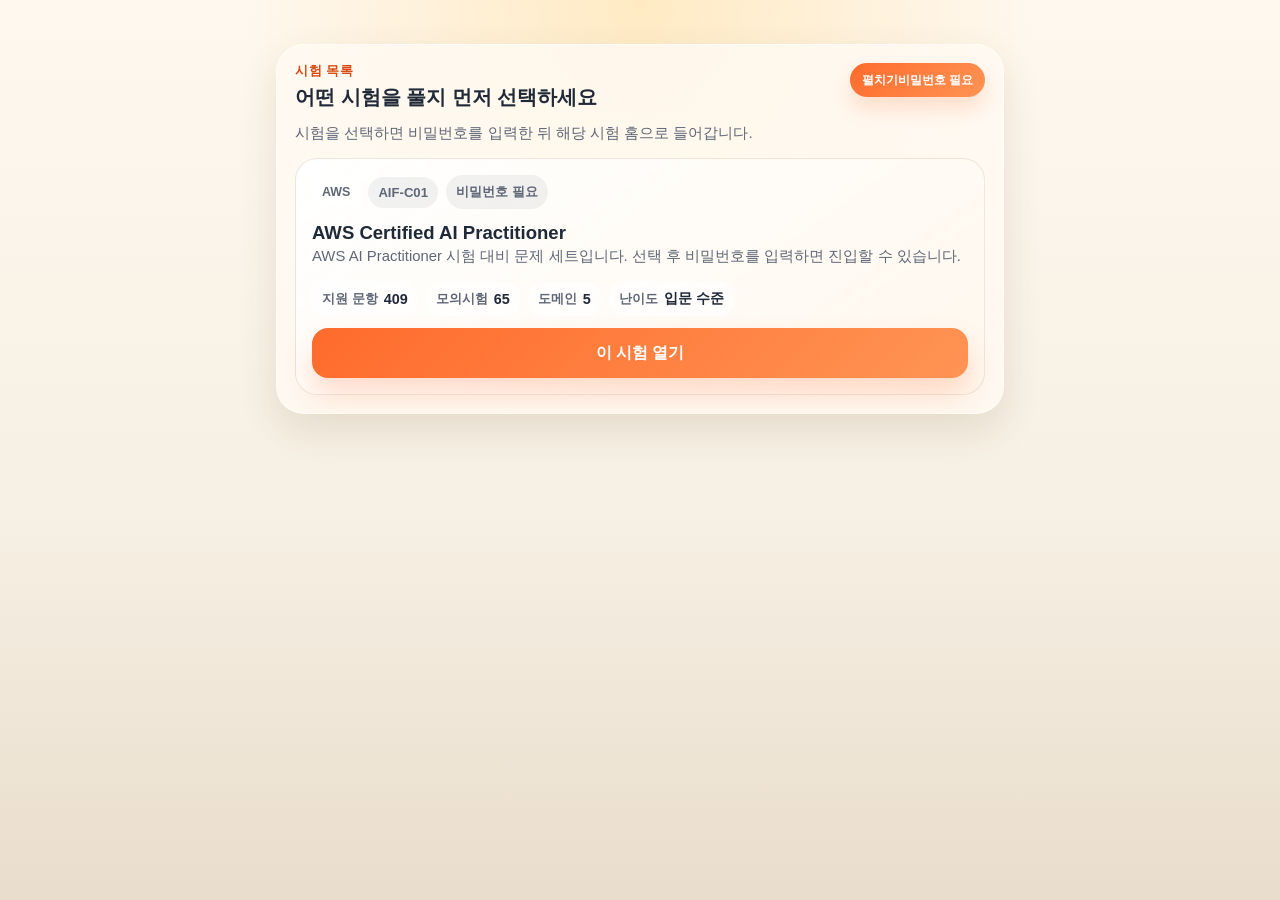
<file: index.html>
<!doctype html>
<html lang="ko">
  <head>
    <meta charset="UTF-8" />
    <meta
      name="viewport"
      content="width=device-width, initial-scale=1, viewport-fit=cover"
    />
    <title>exam-practice | AWS AI Practitioner</title>
    <link rel="stylesheet" href="./styles.css" />
  </head>
  <body>
    <div class="app-shell">
      <section class="overview-board exam-catalog" id="exam-catalog">
        <div class="overview-board__header">
          <div>
            <p class="overview-board__eyebrow">시험 목록</p>
            <h2>어떤 시험을 풀지 먼저 선택하세요</h2>
          </div>
          <div class="overview-board__summary-side">
            <span class="overview-board__toggle exam-catalog__toggle" aria-hidden="true">
              비밀번호 필요
            </span>
          </div>
        </div>
        <p class="overview-board__copy">
          시험을 선택하면 비밀번호를 입력한 뒤 해당 시험 홈으로 들어갑니다.
        </p>
        <div class="exam-catalog__list" id="exam-catalog-list"></div>
      </section>

      <header class="hero" id="hero">
        <p class="hero__eyebrow">exam-practice</p>
        <h1 id="hero-title">문제 연습장</h1>
        <p class="hero__copy" id="hero-copy">
          모바일에서 빠르게 문제를 풀고, 정답 이유와 오답 포인트를 바로 확인할 수
          있게 구성했습니다.
        </p>
        <div class="hero__stats" id="hero-stats"></div>
        <div class="hero__actions">
          <div class="start-mode-group" aria-label="시작 방식 선택">
            <a
              class="primary-button primary-link hero__start-button"
              data-start-order="random"
              href="./question/?exam=aif-c01&order=random"
            >
              랜덤 시작
            </a>
            <a
              class="secondary-button primary-link hero__start-button"
              data-start-order="sequence"
              href="./question/?exam=aif-c01&order=sequence"
            >
              순서대로 시작
            </a>
            <a
              class="secondary-button primary-link hero__start-button"
              data-start-order="reverse"
              href="./question/?exam=aif-c01&order=reverse"
            >
              역순 시작
            </a>
          </div>
          <section class="exam-launch" aria-label="실전 65문제 모의시험">
            <div class="exam-launch__copy">
              <p class="exam-launch__eyebrow">실전 65문제</p>
              <h2>90분 모의시험</h2>
              <p class="exam-launch__desc">
                도메인 비중 20/24/28/14/14를 반영해 65문항을 구성하고, 이 중
                15문항은 비채점 허수 문항으로 처리합니다.
              </p>
            </div>
            <a
              class="primary-button primary-link hero__start-button"
              data-start-session="exam"
              href="./question/?exam=aif-c01&session=exam&fresh=1"
            >
              실전 시작
            </a>
          </section>
          <button
            class="secondary-button hero__reset-button"
            id="reset-progress-button"
            data-reset-progress="true"
            type="button"
          >
            처음부터 다시 풀기
          </button>
          <p class="hero__hint">
            시작하면 랜딩 영역은 사라지고 문제 화면만 표시됩니다.
          </p>
        </div>
      </header>

      <details class="overview-board exam-overview" id="exam-overview">
        <summary class="overview-board__header overview-board__summary">
          <div>
            <p class="overview-board__eyebrow">시험 정보</p>
            <h2>AWS Certified AI Practitioner 시험 개요</h2>
          </div>
          <div class="overview-board__summary-side">
            <span class="pill pill--muted exam-overview__level">입문 수준</span>
            <span class="overview-board__toggle" aria-hidden="true"></span>
          </div>
        </summary>
        <div class="overview-board__content exam-overview__content">
          <div class="exam-overview__purpose">
          <p class="exam-overview__section-title">목적</p>
          <p class="overview-board__copy exam-overview__purpose-copy">
            AI, ML 및 생성형 AI의 기본 개념을 이해하고, 이를 AWS 환경에서 비즈니스
            문제 해결에 적용하며, 안전하고 책임감 있게 운영할 수 있는 기초 역량을
            검증하는 입문 수준 시험입니다.
          </p>
          </div>
          <div class="exam-overview__grid" aria-label="시험 구성 요약">
            <article class="exam-info-card">
              <p class="exam-info-card__label">시간</p>
              <strong class="exam-info-card__value">준비 10분 + 시험 90분</strong>
              <p class="exam-info-card__meta">2026-05-16 (토) 15:45~17:05</p>
            </article>
            <article class="exam-info-card">
              <p class="exam-info-card__label">문항 수 및 유형</p>
              <strong class="exam-info-card__value">총 65문항</strong>
              <p class="exam-info-card__meta">
                객관식, 복수응답, 순서배열, 매칭형
              </p>
            </article>
            <article class="exam-info-card">
              <p class="exam-info-card__label">합격 기준</p>
              <strong class="exam-info-card__value">700점 이상</strong>
              <p class="exam-info-card__meta">Scaled score 기준 합격</p>
            </article>
          </div>
          <div class="exam-domain-board">
            <div class="exam-domain-board__header">
              <div>
                <p class="exam-overview__section-title">출제 범위</p>
                <p class="exam-domain-board__copy">
                  실전 65문제 모의시험도 아래 비중 20/24/28/14/14를 반영해
                  구성합니다.
                </p>
              </div>
            </div>
            <div class="exam-domain-list" aria-label="콘텐츠 도메인 목록">
              <article class="exam-domain-card">
                <span class="exam-domain-card__index">1</span>
                <div class="exam-domain-card__body">
                  <div class="exam-domain-card__top">
                    <h3>AI 및 ML의 기초</h3>
                    <span class="exam-domain-card__weight">20%</span>
                  </div>
                  <p>기본 AI 개념, 실제 사용 사례, ML 개발 수명주기</p>
                </div>
              </article>
              <article class="exam-domain-card">
                <span class="exam-domain-card__index">2</span>
                <div class="exam-domain-card__body">
                  <div class="exam-domain-card__top">
                    <h3>GenAI의 기초</h3>
                    <span class="exam-domain-card__weight">24%</span>
                  </div>
                  <p>GenAI 개념, 기능과 한계, 활용 방식</p>
                </div>
              </article>
              <article class="exam-domain-card">
                <span class="exam-domain-card__index">3</span>
                <div class="exam-domain-card__body">
                  <div class="exam-domain-card__top">
                    <h3>파운데이션 모델 적용</h3>
                    <span class="exam-domain-card__weight">28%</span>
                  </div>
                  <p>파운데이션 모델을 업무에 적용하는 방법</p>
                </div>
              </article>
              <article class="exam-domain-card">
                <span class="exam-domain-card__index">4</span>
                <div class="exam-domain-card__body">
                  <div class="exam-domain-card__top">
                    <h3>책임 있는 AI에 대한 가이드라인</h3>
                    <span class="exam-domain-card__weight">14%</span>
                  </div>
                  <p>투명성, 설명가능성, 책임 있는 개발 원칙</p>
                </div>
              </article>
              <article class="exam-domain-card">
                <span class="exam-domain-card__index">5</span>
                <div class="exam-domain-card__body">
                  <div class="exam-domain-card__top">
                    <h3>AI 솔루션의 보안, 규정 준수 및 거버넌스</h3>
                    <span class="exam-domain-card__weight">14%</span>
                  </div>
                  <p>보안, 규정 준수, 거버넌스, 데이터 상주 같은 운영 이슈</p>
                </div>
              </article>
            </div>
          </div>
        </div>
      </details>

      <details class="overview-board" id="overview-board">
        <summary class="overview-board__header overview-board__summary">
          <div>
            <p class="overview-board__eyebrow">문제 상태</p>
            <h2>전체 문제 목록</h2>
          </div>
          <div class="overview-board__summary-side">
            <span class="overview-board__toggle" aria-hidden="true"></span>
          </div>
        </summary>
        <div class="overview-board__content">
          <p class="overview-board__copy">
            회색은 아직 안 푼 문제, 초록은 맞춘 문제, 빨강은 틀린 문제입니다.
          </p>
          <div class="question-status-summary" id="question-status-summary-overview"></div>
          <div class="question-palette question-palette--overview" id="question-palette-overview"></div>
        </div>
      </details>

      <section class="overview-board overview-board--search" id="search-board">
        <div class="overview-board__header">
          <div>
            <p class="overview-board__eyebrow">텍스트기반 문제 검색</p>
            <h2>단어 또는 문장으로 찾기</h2>
          </div>
        </div>
        <p class="overview-board__copy">
          문제 본문, 보기, 해설, 용어정리 안에 들어 있는 단어를 기준으로 검색합니다.
        </p>
        <label class="search-field">
          <span>검색어</span>
          <input
            id="overview-search-input"
            type="search"
            placeholder="예: Guardrails, RAG, bias, prompt injection"
          />
        </label>
        <div class="search-result-summary" id="overview-search-summary">
          검색어를 입력하면 관련 문제 목록이 나옵니다.
        </div>
        <div class="search-result-list" id="overview-search-results"></div>
      </section>

      <main class="main-content is-hidden" id="main-content">
        <section class="panel panel--quiz is-active" id="quiz-panel">
          <div class="panel__toolbar">
            <div class="segmented" role="tablist" aria-label="문제 모드">
              <button class="segmented__button is-active" data-mode="random" type="button">
                문제 풀이
              </button>
              <button class="segmented__button" data-mode="wrong" type="button">
                오답 다시 풀기
              </button>
              <button class="segmented__button" data-mode="glossary" type="button">
                용어정리 모음
              </button>
            </div>
          </div>

          <section class="quiz-view" id="quiz-view">
            <div class="quiz-meta">
              <div class="quiz-meta__badges">
                <span class="pill" id="mode-badge">문제 풀이</span>
                <span class="pill pill--muted" id="question-id">Q 1</span>
                <span class="pill pill--domain is-hidden" id="domain-badge">도메인 1</span>
              </div>
              <div class="quiz-meta__actions">
                <button class="ghost-button quiz-meta__list-button" id="open-question-search-button" type="button">
                  <span class="icon-label">
                    <svg class="icon-label__icon icon-label__icon--search" viewBox="0 0 24 24" aria-hidden="true">
                      <circle cx="11" cy="11" r="6.5"></circle>
                      <path d="M16 16L21 21"></path>
                    </svg>
                    <span>텍스트기반 문제 검색</span>
                  </span>
                </button>
                <button class="ghost-button quiz-meta__list-button" id="open-question-sheet-button" type="button">
                  문제풀이 현황 0/409
                </button>
              </div>
            </div>
            <p class="quiz-meta__copy is-hidden" id="question-meta-copy"></p>
            <div class="quiz-progress" id="quiz-progress">
              <span class="pill pill--progress" id="progress-completed">완료 0문제</span>
              <span class="pill pill--success pill--progress" id="progress-correct">정답 0문제</span>
              <span class="pill pill--muted pill--progress" id="progress-remaining">남음 409문제</span>
              <span class="pill pill--danger pill--progress" id="progress-wrong">오답 0문제</span>
            </div>
            <section class="exam-banner is-hidden" id="exam-banner">
              <div class="exam-banner__top">
                <div>
                  <p class="exam-banner__eyebrow">실전 65문제</p>
                  <h3 class="exam-banner__title">AIF-C01 모의시험</h3>
                </div>
                <div class="exam-timer" id="exam-timer">90:00</div>
              </div>
              <div class="exam-banner__pills">
                <span class="pill pill--progress" id="exam-progress-index">1 / 65</span>
                <span class="pill pill--muted pill--progress" id="exam-progress-answered">응답 0문제</span>
                <span class="pill pill--danger pill--progress" id="exam-progress-remaining-time">남은 90:00</span>
              </div>
              <p class="exam-banner__copy">
                도메인 비중을 반영한 총 65문항 중 15문항은 비채점입니다. 시험 중에는
                어떤 문항이 허수인지 표시되지 않고, 정답과 해설은 종료 후에만
                공개됩니다.
              </p>
            </section>

            <article class="question-card" id="question-card">
              <div class="question-card__header">
                <h2 id="question-title">문제를 불러오는 중입니다.</h2>
              </div>
              <p class="question-card__subtitle" id="question-subtitle">
                단일 선택, 복수 선택, 매칭형, 순서형 문제를 제공합니다.
              </p>
              <div class="question-card__body">
                <p class="question-card__prompt" id="question-prompt"></p>
                <p class="question-card__prompt question-card__prompt--english is-hidden" id="question-prompt-english"></p>
              </div>
            </article>

            <form class="options" id="options-form"></form>

            <div class="action-row" id="action-row">
              <button class="secondary-button is-hidden" id="previous-question-button" type="button">
                이전
              </button>
              <button class="primary-button" id="check-answer-button" type="button" disabled>
                정답 확인
              </button>
            </div>

            <section class="feedback-card is-hidden" id="feedback-card"></section>
            <section class="exam-result-card is-hidden" id="exam-result-card"></section>

            <section class="wrong-note is-hidden" id="wrong-note-summary">
              <div class="wrong-note__header">
                <h3>오답 노트</h3>
                <div class="wrong-note__actions">
                  <button class="ghost-button" id="remove-current-wrong-button" type="button">
                    현재 문제 제거
                  </button>
                  <button class="ghost-button" id="clear-wrong-button" type="button">
                    초기화
                  </button>
                </div>
              </div>
              <div id="wrong-note-list"></div>
            </section>
          </section>

          <section class="glossary-view is-hidden" id="glossary-view">
            <div class="glossary-toolbar">
              <label class="search-field">
                <span>검색</span>
                <input
                  id="glossary-search"
                  type="search"
                  placeholder="예: RAG, Bedrock, Temperature"
                />
              </label>
            </div>
            <div class="glossary-grid" id="glossary-grid"></div>
          </section>
        </section>

        <div class="floating-actions">
          <a class="ghost-button ghost-button--floating ghost-button--floating-secondary primary-link" href="./">
            홈
          </a>
          <button class="ghost-button ghost-button--floating" id="next-question-button" type="button">
            다음
          </button>
        </div>
      </main>

      <div class="sheet-backdrop is-hidden" id="question-sheet-backdrop"></div>
      <section class="question-sheet is-hidden" id="question-sheet" aria-hidden="true">
        <div class="question-sheet__grabber"></div>
        <div class="question-sheet__header">
          <div>
            <p class="question-sheet__eyebrow">문제 목록</p>
            <h2>전체 진행 현황</h2>
          </div>
          <button class="ghost-button" id="close-question-sheet-button" type="button">
            닫기
          </button>
        </div>
        <section class="question-sheet__search" id="question-sheet-search">
          <label class="search-field">
            <span class="icon-label">
              <svg class="icon-label__icon icon-label__icon--search" viewBox="0 0 24 24" aria-hidden="true">
                <circle cx="11" cy="11" r="6.5"></circle>
                <path d="M16 16L21 21"></path>
              </svg>
              <span>텍스트기반 문제 검색</span>
            </span>
            <input
              id="sheet-search-input"
              type="search"
              placeholder="예: temperature, fairness, Kendra"
            />
          </label>
          <div class="search-result-summary" id="sheet-search-summary">
            검색어를 입력하면 관련 문제 목록이 나옵니다.
          </div>
          <div class="search-result-list search-result-list--sheet" id="sheet-search-results"></div>
        </section>
        <div class="question-status-summary" id="question-status-summary-sheet"></div>
        <div class="question-palette" id="question-palette-sheet"></div>
      </section>
    </div>

    <script src="./questions.js"></script>
    <script src="./app.js"></script>
  </body>
</html>
</file>
<file: styles.css>
:root {
  --bg: #f6efe3;
  --bg-strong: #eedec9;
  --surface: rgba(255, 251, 245, 0.92);
  --surface-strong: #fff9f0;
  --line: rgba(137, 94, 42, 0.14);
  --line-strong: rgba(137, 94, 42, 0.24);
  --ink: #1f2937;
  --ink-soft: #5f6777;
  --accent: #ff6b2c;
  --accent-strong: #d94a11;
  --accent-wash: rgba(255, 107, 44, 0.12);
  --success: #1f8a52;
  --success-wash: rgba(31, 138, 82, 0.12);
  --danger: #cf3e36;
  --danger-wash: rgba(207, 62, 54, 0.12);
  --shadow: 0 16px 38px rgba(92, 64, 25, 0.12);
  --radius-xl: 28px;
  --radius-lg: 22px;
  --radius-md: 16px;
  --radius-sm: 12px;
  --font-sans: "SUIT Variable", "Pretendard Variable", "Noto Sans KR",
    "Apple SD Gothic Neo", sans-serif;
}

* {
  box-sizing: border-box;
}

html {
  min-height: 100%;
}

body {
  margin: 0;
  min-height: 100vh;
  background:
    radial-gradient(circle at top, rgba(255, 232, 189, 0.88), transparent 36%),
    linear-gradient(180deg, #fff8ef 0%, var(--bg) 58%, #e9ddcc 100%);
  color: var(--ink);
  font-family: var(--font-sans);
}

body.is-sheet-open {
  overflow: hidden;
}

button,
a,
input,
select {
  font: inherit;
}

.app-shell {
  width: min(100%, 760px);
  margin: 0 auto;
  padding: 20px 16px calc(32px + env(safe-area-inset-bottom));
}

.app-shell--started {
  padding-bottom: calc(120px + env(safe-area-inset-bottom));
}

.hero {
  position: relative;
  overflow: hidden;
  padding: 22px 20px;
  border: 1px solid rgba(255, 255, 255, 0.64);
  border-radius: 32px;
  background:
    linear-gradient(145deg, rgba(255, 255, 255, 0.8), rgba(255, 244, 230, 0.95)),
    linear-gradient(120deg, rgba(255, 107, 44, 0.08), transparent 40%);
  box-shadow: var(--shadow);
}

.hero::after {
  content: "";
  position: absolute;
  inset: auto -28px -44px auto;
  width: 148px;
  height: 148px;
  border-radius: 50%;
  background: rgba(255, 107, 44, 0.12);
  filter: blur(2px);
}

.hero__eyebrow {
  margin: 0 0 6px;
  color: var(--accent-strong);
  font-size: 0.82rem;
  font-weight: 800;
  letter-spacing: 0.08em;
  text-transform: uppercase;
}

.hero h1 {
  margin: 0;
  font-size: clamp(1.85rem, 6vw, 2.6rem);
  line-height: 1.05;
  letter-spacing: -0.04em;
}

.hero__copy {
  position: relative;
  z-index: 1;
  margin: 12px 0 0;
  max-width: 32rem;
  color: var(--ink-soft);
  line-height: 1.6;
}

.hero__stats {
  display: grid;
  grid-template-columns: repeat(3, minmax(0, 1fr));
  gap: 10px;
  margin-top: 16px;
}

.hero__actions {
  position: relative;
  z-index: 1;
  display: grid;
  gap: 10px;
  margin-top: 18px;
}

.start-mode-group {
  display: grid;
  gap: 8px;
}

.hero__start-button {
  width: 100%;
}

.hero__reset-button {
  width: 100%;
}

.exam-launch {
  display: grid;
  gap: 12px;
  padding: 16px;
  border: 1px solid rgba(255, 107, 44, 0.16);
  border-radius: 22px;
  background:
    linear-gradient(135deg, rgba(255, 107, 44, 0.1), rgba(255, 255, 255, 0.76)),
    rgba(255, 255, 255, 0.74);
}

.exam-launch__copy h2 {
  margin: 0;
  font-size: 1.12rem;
}

.exam-launch__eyebrow,
.exam-banner__eyebrow {
  margin: 0 0 4px;
  color: var(--accent-strong);
  font-size: 0.76rem;
  font-weight: 800;
  letter-spacing: 0.06em;
  text-transform: uppercase;
}

.exam-launch__desc,
.exam-banner__copy {
  margin: 8px 0 0;
  color: var(--ink-soft);
  line-height: 1.55;
  font-size: 0.92rem;
}

.primary-link {
  display: inline-flex;
  align-items: center;
  justify-content: center;
  text-decoration: none;
}

.hero__hint {
  margin: 0;
  color: var(--ink-soft);
  font-size: 0.9rem;
  line-height: 1.5;
}

.exam-catalog__toggle {
  cursor: default;
}

.exam-catalog__list {
  display: grid;
  gap: 12px;
  margin-top: 14px;
}

.exam-card {
  display: grid;
  gap: 12px;
  padding: 16px;
  border: 1px solid var(--line);
  border-radius: 22px;
  background:
    linear-gradient(145deg, rgba(255, 255, 255, 0.84), rgba(255, 247, 236, 0.94)),
    rgba(255, 255, 255, 0.7);
  transition:
    border-color 0.18s ease,
    transform 0.18s ease,
    box-shadow 0.18s ease;
}

.exam-card.is-current {
  border-color: rgba(255, 107, 44, 0.28);
  box-shadow: 0 14px 24px rgba(255, 107, 44, 0.12);
}

.exam-card__top,
.exam-card__meta {
  display: flex;
  align-items: center;
  gap: 8px;
  flex-wrap: wrap;
}

.exam-card__provider {
  display: inline-flex;
  align-items: center;
  padding: 7px 10px;
  border-radius: 999px;
  background: rgba(255, 255, 255, 0.76);
  color: var(--ink-soft);
  font-size: 0.78rem;
  font-weight: 800;
}

.exam-card__title {
  margin: 0;
  font-size: 1.16rem;
  line-height: 1.3;
}

.exam-card__desc {
  margin: 0;
  color: var(--ink-soft);
  font-size: 0.93rem;
  line-height: 1.6;
}

.exam-card__metric {
  display: inline-flex;
  align-items: center;
  padding: 8px 10px;
  border-radius: 14px;
  background: rgba(255, 255, 255, 0.72);
  color: var(--ink-soft);
  font-size: 0.84rem;
  font-weight: 700;
}

.exam-card__metric strong {
  margin-left: 6px;
  color: var(--ink);
  font-size: 0.9rem;
}

.exam-card__actions {
  display: flex;
  align-items: center;
  gap: 8px;
  flex-wrap: wrap;
}

.exam-card__button {
  width: 100%;
}

.overview-board {
  margin-top: 16px;
  padding: 18px;
  border: 1px solid rgba(255, 255, 255, 0.64);
  border-radius: 28px;
  background: rgba(255, 250, 242, 0.84);
  box-shadow: var(--shadow);
}

.overview-board__header,
.question-sheet__header {
  display: flex;
  align-items: flex-start;
  justify-content: space-between;
  gap: 12px;
}

.overview-board__eyebrow,
.question-sheet__eyebrow {
  margin: 0 0 4px;
  color: var(--accent-strong);
  font-size: 0.8rem;
  font-weight: 800;
  letter-spacing: 0.04em;
  text-transform: uppercase;
}

.overview-board h2,
.question-sheet h2 {
  margin: 0;
  font-size: 1.24rem;
}

.overview-board__copy {
  margin: 10px 0 0;
  color: var(--ink-soft);
  line-height: 1.55;
  font-size: 0.94rem;
}

.exam-overview__level {
  white-space: nowrap;
}

.overview-board__summary {
  cursor: pointer;
  list-style: none;
}

.overview-board__summary::-webkit-details-marker {
  display: none;
}

.overview-board__summary-side {
  display: flex;
  align-items: center;
  gap: 8px;
  flex-wrap: wrap;
  justify-content: flex-end;
}

.overview-board__toggle {
  display: inline-flex;
  align-items: center;
  justify-content: center;
  min-height: 34px;
  padding: 7px 12px;
  border-radius: 999px;
  background: linear-gradient(135deg, var(--accent), #ff9454);
  color: white;
  font-size: 0.78rem;
  font-weight: 800;
  white-space: nowrap;
  box-shadow: 0 12px 20px rgba(255, 107, 44, 0.18);
}

.overview-board[open] .overview-board__toggle::before {
  content: "접기";
}

.overview-board:not([open]) .overview-board__toggle::before {
  content: "펼치기";
}

.overview-board__content {
  margin-top: 14px;
}

.exam-overview__purpose,
.exam-domain-board {
  margin-top: 14px;
}

.exam-overview__section-title {
  margin: 0;
  color: var(--ink);
  font-size: 0.92rem;
  font-weight: 800;
}

.exam-overview__purpose-copy {
  margin-top: 8px;
}

.exam-overview__grid {
  display: grid;
  gap: 10px;
  margin-top: 14px;
}

.exam-info-card,
.exam-domain-card {
  border: 1px solid var(--line);
  border-radius: 20px;
  background: rgba(255, 255, 255, 0.66);
}

.exam-info-card {
  padding: 14px;
}

.exam-info-card__label {
  margin: 0;
  color: var(--ink-soft);
  font-size: 0.78rem;
  font-weight: 800;
}

.exam-info-card__value {
  display: block;
  margin-top: 6px;
  color: var(--ink);
  font-size: 1rem;
  line-height: 1.35;
}

.exam-info-card__meta,
.exam-domain-board__copy,
.exam-domain-card p {
  margin: 6px 0 0;
  color: var(--ink-soft);
  font-size: 0.9rem;
  line-height: 1.55;
}

.exam-domain-list {
  display: grid;
  gap: 10px;
  margin-top: 12px;
}

.exam-domain-card {
  display: grid;
  grid-template-columns: auto minmax(0, 1fr);
  gap: 12px;
  padding: 14px;
}

.exam-domain-card__index {
  display: inline-flex;
  align-items: center;
  justify-content: center;
  width: 34px;
  height: 34px;
  border-radius: 12px;
  background: var(--accent-wash);
  color: var(--accent-strong);
  font-size: 0.92rem;
  font-weight: 900;
  line-height: 1;
}

.exam-domain-card__body {
  min-width: 0;
}

.exam-domain-card__top {
  display: flex;
  align-items: flex-start;
  justify-content: space-between;
  gap: 10px;
}

.exam-domain-card h3 {
  margin: 0;
  font-size: 0.98rem;
  line-height: 1.4;
}

.exam-domain-card__weight {
  flex-shrink: 0;
  padding: 6px 10px;
  border-radius: 999px;
  background: rgba(31, 41, 55, 0.06);
  color: var(--ink-soft);
  font-size: 0.78rem;
  font-weight: 800;
}

.question-status-summary {
  display: grid;
  grid-template-columns: repeat(3, minmax(0, 1fr));
  gap: 6px;
  margin-top: 12px;
}

.status-card {
  padding: 10px 8px;
  border: 1px solid var(--line);
  border-radius: 14px;
  background: rgba(255, 255, 255, 0.7);
  text-align: center;
}

.status-card--pending {
  background: rgba(31, 41, 55, 0.05);
}

.status-card--all {
  background: rgba(31, 41, 55, 0.05);
}

.status-card--answered {
  background: var(--accent-wash);
  border-color: rgba(255, 107, 44, 0.24);
}

.status-card--correct {
  background: var(--success-wash);
  border-color: rgba(31, 138, 82, 0.24);
}

.status-card--wrong {
  background: var(--danger-wash);
  border-color: rgba(207, 62, 54, 0.2);
}

.status-card__label {
  display: block;
  color: var(--ink-soft);
  font-size: 0.76rem;
  font-weight: 700;
}

.status-card__value {
  display: block;
  margin-top: 3px;
  font-size: 1rem;
  line-height: 1;
}

.question-palette {
  display: grid;
  grid-template-columns: repeat(14, minmax(0, 1fr));
  gap: 3px;
  margin-top: 12px;
}

.question-palette--overview {
  max-height: none;
  overflow: visible;
  padding-right: 0;
}

.question-palette__item {
  display: inline-flex;
  align-items: center;
  justify-content: center;
  min-height: 24px;
  padding: 0 2px;
  border: 1px solid transparent;
  border-radius: 8px;
  text-decoration: none;
  cursor: pointer;
  font-size: 0.68rem;
  font-weight: 800;
  line-height: 1;
  white-space: nowrap;
}

.question-palette__item--pending {
  background: rgba(31, 41, 55, 0.06);
  color: var(--ink-soft);
}

.question-palette__item--answered {
  background: var(--accent-wash);
  color: var(--accent-strong);
}

.question-palette__item--correct {
  background: var(--success-wash);
  color: var(--success);
}

.question-palette__item--wrong {
  background: var(--danger-wash);
  color: var(--danger);
}

.question-palette__item.is-current {
  border-color: rgba(255, 107, 44, 0.44);
  box-shadow: 0 0 0 3px rgba(255, 107, 44, 0.14);
}

.stat-card {
  padding: 12px 14px;
  border: 1px solid var(--line);
  border-radius: 18px;
  background: rgba(255, 255, 255, 0.6);
}

.stat-card__label {
  display: block;
  color: var(--ink-soft);
  font-size: 0.76rem;
}

.stat-card__value {
  display: block;
  margin-top: 4px;
  font-size: 1.12rem;
  font-weight: 800;
}

.main-content {
  margin-top: 16px;
}

.app-shell--started .main-content {
  margin-top: 0;
}

.panel {
  padding: 16px;
  border: 1px solid rgba(255, 255, 255, 0.6);
  border-radius: 28px;
  background: rgba(255, 250, 242, 0.84);
  box-shadow: var(--shadow);
  backdrop-filter: blur(8px);
}

.panel__toolbar {
  margin-bottom: 18px;
}

.segmented {
  display: flex;
  gap: 8px;
  width: 100%;
  padding: 6px;
  border: 1px solid var(--line);
  border-radius: 18px;
  background: rgba(255, 255, 255, 0.7);
  overflow-x: auto;
}

.segmented__button {
  flex: 1 0 0;
  min-width: max-content;
  padding: 12px 14px;
  border: 0;
  border-radius: 14px;
  background: transparent;
  color: var(--ink-soft);
  font-weight: 700;
}

.segmented__button.is-active {
  background: linear-gradient(135deg, var(--accent), #ff9454);
  color: white;
  box-shadow: 0 10px 24px rgba(255, 107, 44, 0.22);
}

.quiz-view,
.glossary-view {
  animation: fade-up 240ms ease;
}

.quiz-meta,
.action-row,
.wrong-note__header,
.glossary-toolbar,
.question-card__header {
  display: flex;
  align-items: center;
  justify-content: space-between;
  gap: 10px;
}

.quiz-meta__badges,
.wrong-note__actions {
  display: flex;
  align-items: center;
  gap: 8px;
  flex-wrap: wrap;
}

.quiz-meta__list-button {
  flex: 0 0 auto;
}

.icon-label {
  display: inline-flex;
  align-items: center;
  gap: 6px;
  min-width: 0;
}

.icon-label__icon {
  width: 16px;
  height: 16px;
  flex: 0 0 16px;
  stroke: currentColor;
  fill: none;
  stroke-width: 2;
  stroke-linecap: round;
  stroke-linejoin: round;
}

.quiz-meta__actions {
  display: flex;
  gap: 8px;
  flex-wrap: wrap;
  justify-content: flex-end;
}

.quiz-meta__copy {
  margin: 8px 2px 0;
  color: var(--ink-soft);
  font-size: 0.92rem;
  line-height: 1.55;
}

.quiz-progress {
  display: flex;
  flex-wrap: wrap;
  gap: 8px;
  margin-top: 10px;
}

.exam-banner,
.exam-result-card {
  margin-top: 14px;
  padding: 18px;
  border: 1px solid rgba(255, 107, 44, 0.18);
  border-radius: var(--radius-xl);
  background:
    linear-gradient(140deg, rgba(255, 255, 255, 0.9), rgba(255, 244, 229, 0.94)),
    var(--surface);
}

.exam-banner__top {
  display: flex;
  align-items: flex-start;
  justify-content: space-between;
  gap: 12px;
}

.exam-banner__title,
.exam-result-card__title {
  margin: 0;
  font-size: 1.1rem;
}

.exam-banner__pills,
.exam-result-card__grid,
.exam-result-card__actions {
  display: grid;
  gap: 8px;
}

.exam-banner__pills {
  margin-top: 14px;
  grid-template-columns: repeat(3, minmax(0, 1fr));
}

.exam-timer {
  display: inline-flex;
  align-items: center;
  justify-content: center;
  min-width: 92px;
  min-height: 42px;
  padding: 8px 12px;
  border-radius: 16px;
  background: rgba(31, 41, 55, 0.88);
  color: white;
  font-size: 1rem;
  font-weight: 900;
  letter-spacing: 0.03em;
}

.exam-timer.is-expiring {
  background: linear-gradient(135deg, #e85a4f, #cf3e36);
}

.pill--progress {
  min-height: 34px;
  padding: 7px 12px;
}

.pill {
  display: inline-flex;
  align-items: center;
  gap: 6px;
  padding: 8px 10px;
  border-radius: 999px;
  background: var(--accent-wash);
  color: var(--accent-strong);
  font-size: 0.82rem;
  font-weight: 800;
}

.pill--muted {
  background: rgba(31, 41, 55, 0.06);
  color: var(--ink-soft);
}

.pill--domain {
  background: rgba(137, 94, 42, 0.1);
  color: #895e2a;
}

.pill--success {
  background: var(--success-wash);
  color: var(--success);
}

.pill--danger {
  background: var(--danger-wash);
  color: var(--danger);
}

.question-card,
.feedback-card,
.wrong-note,
.glossary-card {
  margin-top: 14px;
  padding: 18px;
  border: 1px solid var(--line);
  border-radius: var(--radius-xl);
  background: var(--surface);
}

.question-card__subtitle {
  margin: 8px 0 0;
  color: var(--ink-soft);
  line-height: 1.55;
}

.question-card__body {
  margin-top: 16px;
}

.question-card__prompt {
  margin: 0;
  white-space: pre-line;
  line-height: 1.7;
  font-size: 1rem;
}

.question-card__prompt--english {
  margin-top: 12px;
  padding-top: 12px;
  border-top: 1px dashed var(--line-strong);
  color: var(--ink-soft);
  font-size: 0.94rem;
}

.options {
  display: grid;
  gap: 10px;
  margin-top: 14px;
}

.response-helper {
  padding: 12px 14px;
  border: 1px dashed var(--line-strong);
  border-radius: 16px;
  background: rgba(255, 255, 255, 0.58);
  color: var(--ink-soft);
  font-size: 0.93rem;
  line-height: 1.55;
}

.option-card {
  display: block;
  position: relative;
  cursor: pointer;
}

.option-card input {
  position: absolute;
  opacity: 0;
  pointer-events: none;
}

.option-card__inner {
  display: flex;
  gap: 12px;
  align-items: flex-start;
  padding: 16px;
  border: 1px solid var(--line);
  border-radius: 18px;
  background: var(--surface-strong);
  transition:
    transform 140ms ease,
    border-color 140ms ease,
    background 140ms ease,
    box-shadow 140ms ease;
}

.option-card__key {
  display: inline-flex;
  flex: 0 0 34px;
  align-items: center;
  justify-content: center;
  height: 34px;
  border-radius: 12px;
  background: rgba(31, 41, 55, 0.06);
  color: var(--ink-soft);
  font-weight: 800;
}

.option-card__body {
  display: grid;
  gap: 6px;
}

.option-card__text {
  margin: 0;
  line-height: 1.55;
}

.option-card__subtext {
  color: var(--ink-soft);
  font-size: 0.9rem;
  line-height: 1.5;
}

.option-card:hover .option-card__inner,
.option-card input:focus-visible + .option-card__inner {
  transform: translateY(-1px);
  border-color: rgba(255, 107, 44, 0.34);
}

.option-card.is-selected .option-card__inner {
  border-color: rgba(255, 107, 44, 0.6);
  background: rgba(255, 107, 44, 0.08);
  box-shadow: 0 10px 24px rgba(255, 107, 44, 0.14);
}

.option-card.is-correct .option-card__inner {
  border-color: rgba(31, 138, 82, 0.4);
  background: var(--success-wash);
}

.option-card.is-wrong .option-card__inner {
  border-color: rgba(207, 62, 54, 0.4);
  background: var(--danger-wash);
}

.matching-grid,
.ordering-list {
  display: grid;
  gap: 10px;
}

.matching-row,
.ordering-item {
  display: grid;
  gap: 12px;
  padding: 16px;
  border: 1px solid var(--line);
  border-radius: 18px;
  background: var(--surface-strong);
}

.matching-row.is-correct,
.ordering-item.is-correct {
  border-color: rgba(31, 138, 82, 0.4);
  background: var(--success-wash);
}

.matching-row.is-wrong,
.ordering-item.is-wrong {
  border-color: rgba(207, 62, 54, 0.4);
  background: var(--danger-wash);
}

.matching-row__prompt,
.ordering-item__text {
  margin: 0;
  line-height: 1.6;
}

.matching-row__select {
  display: grid;
  gap: 8px;
}

.matching-row__select span {
  color: var(--ink-soft);
  font-size: 0.86rem;
  font-weight: 700;
}

.matching-row__select select {
  width: 100%;
  min-height: 48px;
  padding: 12px 14px;
  border: 1px solid var(--line);
  border-radius: 14px;
  background: rgba(255, 255, 255, 0.94);
  color: var(--ink);
}

.matching-row__answer,
.ordering-item__answer,
.wrong-item__answer {
  margin: 0;
  color: var(--ink-soft);
  line-height: 1.55;
  font-size: 0.92rem;
}

.ordering-item {
  grid-template-columns: auto 1fr auto;
  align-items: start;
}

.ordering-item__order {
  display: inline-flex;
  align-items: center;
  justify-content: center;
  width: 34px;
  height: 34px;
  border-radius: 12px;
  background: rgba(31, 41, 55, 0.06);
  color: var(--ink-soft);
  font-weight: 800;
}

.ordering-item__body {
  display: grid;
  gap: 8px;
}

.ordering-item__controls {
  display: grid;
  gap: 8px;
}

.order-button {
  min-width: 56px;
  min-height: 42px;
  padding: 10px 12px;
  border: 0;
  border-radius: 12px;
  background: rgba(31, 41, 55, 0.08);
  color: var(--ink);
  font-weight: 800;
}

.order-button:disabled {
  opacity: 0.45;
}

.action-row {
  margin-top: 14px;
}

.primary-button,
.secondary-button,
.ghost-button {
  border: 0;
  border-radius: 16px;
  font-weight: 800;
}

.primary-button,
.secondary-button {
  flex: 1 0 0;
  min-height: 50px;
  padding: 14px 16px;
}

.primary-button {
  background: linear-gradient(135deg, var(--accent), #ff9454);
  color: white;
  box-shadow: 0 16px 28px rgba(255, 107, 44, 0.22);
}

.primary-button:disabled {
  opacity: 0.45;
  box-shadow: none;
}

.secondary-button,
.ghost-button {
  background: rgba(31, 41, 55, 0.05);
  color: var(--ink);
}

.ghost-button {
  min-height: 42px;
  padding: 10px 12px;
  white-space: nowrap;
}

.ghost-button:disabled {
  opacity: 0.45;
}

.floating-actions {
  position: fixed;
  right: 16px;
  bottom: max(92px, calc(16px + env(safe-area-inset-bottom)));
  z-index: 40;
  display: grid;
  gap: 10px;
  justify-items: end;
}

.ghost-button--floating {
  display: inline-flex;
  align-items: center;
  justify-content: center;
  width: 63.69px;
  min-width: 63.69px;
  height: 47.5px;
  min-height: 47.5px;
  padding: 0;
  border-radius: 999px;
  text-decoration: none;
}

.ghost-button--floating-secondary {
  background: rgba(255, 255, 255, 0.92);
  color: var(--ink);
  border: 1px solid rgba(92, 64, 25, 0.08);
  box-shadow: 0 12px 28px rgba(92, 64, 25, 0.14);
}

.ghost-button--floating:not(.ghost-button--floating-secondary) {
  background: linear-gradient(135deg, var(--accent), #ff9454);
  color: white;
  box-shadow: 0 18px 36px rgba(255, 107, 44, 0.28);
}

.ghost-button--floating:disabled {
  opacity: 0.4;
  box-shadow: none;
}

.sheet-backdrop {
  position: fixed;
  inset: 0;
  z-index: 70;
  background: rgba(15, 23, 42, 0.34);
}

.question-sheet {
  position: fixed;
  left: 50%;
  bottom: 0;
  z-index: 71;
  width: min(100%, 760px);
  max-height: calc(100dvh - 8px);
  padding: 12px 12px calc(14px + env(safe-area-inset-bottom));
  border-radius: 28px 28px 0 0;
  background: rgba(255, 249, 240, 0.98);
  box-shadow: 0 -18px 42px rgba(15, 23, 42, 0.16);
  overflow-y: auto;
  transform: translateX(-50%);
}

.question-sheet__grabber {
  width: 52px;
  height: 5px;
  margin: 0 auto 12px;
  border-radius: 999px;
  background: rgba(31, 41, 55, 0.14);
}

.question-sheet__search {
  margin-top: 14px;
}

.feedback-card {
  display: grid;
  gap: 14px;
  white-space: normal;
}

.feedback-card__hero {
  display: grid;
  gap: 10px;
  padding: 16px;
  border: 1px solid var(--line);
  border-radius: 20px;
  background:
    linear-gradient(135deg, rgba(255, 255, 255, 0.92), rgba(255, 247, 236, 0.86)),
    linear-gradient(120deg, rgba(255, 107, 44, 0.04), transparent 50%);
}

.feedback-card__hero.is-correct {
  border-color: rgba(31, 138, 82, 0.18);
  background:
    linear-gradient(135deg, rgba(255, 255, 255, 0.92), rgba(244, 253, 248, 0.92)),
    linear-gradient(120deg, rgba(31, 138, 82, 0.05), transparent 52%);
}

.feedback-card__hero.is-wrong {
  border-color: rgba(207, 62, 54, 0.18);
  background:
    linear-gradient(135deg, rgba(255, 255, 255, 0.92), rgba(255, 246, 245, 0.92)),
    linear-gradient(120deg, rgba(207, 62, 54, 0.05), transparent 52%);
}

.feedback-card__status {
  display: inline-flex;
  align-items: center;
  gap: 8px;
  width: fit-content;
  padding: 8px 12px;
  border-radius: 999px;
  font-weight: 800;
}

.feedback-card__status.is-correct {
  background: var(--success-wash);
  color: var(--success);
}

.feedback-card__status.is-wrong {
  background: var(--danger-wash);
  color: var(--danger);
}

.feedback-card__hero-copy {
  display: grid;
  gap: 6px;
  margin: 0;
}

.feedback-card__eyebrow {
  color: var(--ink-soft);
  font-size: 0.8rem;
  font-weight: 900;
  letter-spacing: 0.02em;
}

.feedback-card__hero-body {
  color: var(--ink);
  font-size: 1rem;
  line-height: 1.7;
  font-weight: 700;
}

.feedback-card__compare-grid,
.feedback-card__stack {
  display: grid;
  gap: 12px;
}

.feedback-card__compare-grid {
  grid-template-columns: repeat(auto-fit, minmax(220px, 1fr));
}

.feedback-card__panel {
  padding: 15px;
  border: 1px solid var(--line);
  border-radius: 18px;
  background: rgba(255, 255, 255, 0.74);
}

.feedback-card__panel--correct {
  border-color: rgba(31, 138, 82, 0.18);
  background: linear-gradient(180deg, rgba(31, 138, 82, 0.08), rgba(255, 255, 255, 0.78));
}

.feedback-card__panel--selected {
  border-color: rgba(207, 62, 54, 0.2);
  background: linear-gradient(180deg, rgba(207, 62, 54, 0.08), rgba(255, 255, 255, 0.8));
}

.feedback-card__panel--neutral {
  background: linear-gradient(180deg, rgba(255, 255, 255, 0.92), rgba(255, 249, 240, 0.78));
}

.feedback-card__panel--caution {
  border-color: rgba(255, 107, 44, 0.18);
  background: linear-gradient(180deg, rgba(255, 107, 44, 0.08), rgba(255, 255, 255, 0.8));
}

.feedback-card__panel--danger {
  border-color: rgba(207, 62, 54, 0.18);
  background: linear-gradient(180deg, rgba(207, 62, 54, 0.08), rgba(255, 255, 255, 0.8));
}

.feedback-card__panel--glossary {
  border-color: rgba(137, 94, 42, 0.16);
  background: linear-gradient(180deg, rgba(255, 236, 205, 0.22), rgba(255, 255, 255, 0.82));
}

.exam-result-card__status {
  display: inline-flex;
  align-items: center;
  justify-content: center;
  padding: 8px 12px;
  border-radius: 999px;
  font-weight: 800;
}

.exam-result-card__status.is-pass {
  background: var(--success-wash);
  color: var(--success);
}

.exam-result-card__status.is-fail {
  background: var(--danger-wash);
  color: var(--danger);
}

.exam-result-card__copy,
.exam-result-card__note {
  margin: 10px 0 0;
  color: var(--ink-soft);
  line-height: 1.6;
}

.exam-result-card__grid {
  margin-top: 14px;
  grid-template-columns: repeat(2, minmax(0, 1fr));
}

.exam-domain-performance {
  margin-top: 16px;
}

.exam-domain-performance__title {
  margin: 0;
  font-size: 1rem;
}

.exam-domain-performance__copy,
.exam-domain-performance__meta {
  margin: 6px 0 0;
  color: var(--ink-soft);
  line-height: 1.55;
}

.exam-domain-performance__grid {
  display: grid;
  gap: 10px;
  margin-top: 12px;
}

.exam-domain-performance__item {
  padding: 14px;
  border: 1px solid var(--line);
  border-radius: 18px;
  background: rgba(255, 255, 255, 0.72);
}

.exam-domain-performance__top {
  display: flex;
  align-items: flex-start;
  justify-content: space-between;
  gap: 12px;
}

.exam-domain-performance__name {
  font-weight: 800;
  line-height: 1.45;
}

.exam-domain-performance__rate {
  flex-shrink: 0;
  padding: 6px 10px;
  border-radius: 999px;
  background: var(--accent-wash);
  color: var(--accent-strong);
  font-size: 0.82rem;
  font-weight: 900;
}

.exam-result-stat {
  padding: 14px;
  border: 1px solid var(--line);
  border-radius: 18px;
  background: rgba(255, 255, 255, 0.72);
}

.exam-result-stat__label {
  display: block;
  color: var(--ink-soft);
  font-size: 0.82rem;
}

.exam-result-stat__value {
  display: block;
  margin-top: 4px;
  font-size: 1.08rem;
  font-weight: 900;
}

.exam-result-card__actions {
  margin-top: 14px;
}

.exam-result-card__actions .primary-button,
.exam-result-card__actions .secondary-button {
  width: 100%;
}

.feedback-card__title {
  margin: 0 0 10px;
  font-size: 1rem;
  line-height: 1.35;
}

.feedback-list {
  display: grid;
  gap: 10px;
  margin: 0;
  padding: 0;
  list-style: none;
}

.feedback-list li {
  padding: 12px 13px;
  border: 1px solid rgba(137, 94, 42, 0.12);
  border-radius: 14px;
  background: rgba(255, 255, 255, 0.8);
  line-height: 1.65;
}

.feedback-list--choice li {
  background: rgba(255, 255, 255, 0.92);
}

.feedback-item__choice {
  display: block;
  color: var(--ink);
  font-weight: 800;
  line-height: 1.6;
}

.feedback-item__label {
  display: block;
  margin-bottom: 4px;
  color: var(--ink);
  font-weight: 800;
  line-height: 1.55;
}

.feedback-item__detail {
  display: block;
  color: var(--ink-soft);
  line-height: 1.65;
}

.wrong-note__header h3 {
  margin: 0;
}

.wrong-item {
  display: grid;
  gap: 6px;
  padding: 14px 0;
  border-top: 1px solid var(--line);
}

.wrong-item:first-child {
  border-top: 0;
}

.wrong-item__top {
  display: flex;
  align-items: center;
  justify-content: space-between;
  gap: 10px;
}

.wrong-item__title {
  margin: 0;
  font-weight: 800;
}

.wrong-item__meta {
  color: var(--ink-soft);
  font-size: 0.88rem;
}

.wrong-item__excerpt {
  margin: 0;
  color: var(--ink-soft);
  line-height: 1.55;
}

.wrong-item__button {
  align-self: flex-start;
  padding: 10px 12px;
  border: 0;
  border-radius: 12px;
  background: rgba(255, 107, 44, 0.1);
  color: var(--accent-strong);
  font-weight: 800;
}

.glossary-toolbar {
  margin-bottom: 12px;
}

.search-field {
  display: grid;
  gap: 8px;
  width: 100%;
}

.search-field span {
  color: var(--ink-soft);
  font-size: 0.88rem;
  font-weight: 700;
}

.search-field input {
  width: 100%;
  min-height: 48px;
  padding: 12px 14px;
  border: 1px solid var(--line);
  border-radius: 16px;
  background: rgba(255, 255, 255, 0.86);
}

.search-result-summary {
  margin-top: 12px;
  color: var(--ink-soft);
  font-size: 0.9rem;
  line-height: 1.55;
}

.search-result-list {
  display: grid;
  gap: 10px;
  margin-top: 12px;
}

.search-result-item {
  display: grid;
  gap: 10px;
  padding: 14px;
  border: 1px solid var(--line);
  border-radius: 18px;
  background: rgba(255, 255, 255, 0.72);
}

.search-result-item__top {
  display: flex;
  align-items: center;
  gap: 8px;
  flex-wrap: wrap;
}

.search-result-item__title {
  margin: 0;
  font-size: 1rem;
  font-weight: 800;
}

.search-result-item__excerpt {
  margin: 0;
  color: var(--ink-soft);
  line-height: 1.6;
  font-size: 0.93rem;
}

.search-result-item__action {
  align-self: flex-start;
  padding: 10px 12px;
  border: 0;
  border-radius: 12px;
  background: rgba(255, 107, 44, 0.1);
  color: var(--accent-strong);
  font-weight: 800;
  text-decoration: none;
}

.search-result-list--sheet {
  max-height: 260px;
  overflow-y: auto;
  padding-right: 2px;
}

.glossary-grid {
  display: grid;
  gap: 12px;
}

.glossary-card {
  margin-top: 0;
}

.glossary-card__term {
  margin: 0;
  font-size: 1.04rem;
}

.glossary-card__desc {
  margin: 10px 0 0;
  color: var(--ink-soft);
  line-height: 1.65;
}

.glossary-card__links {
  display: flex;
  flex-wrap: wrap;
  gap: 8px;
  margin-top: 12px;
}

.glossary-card__link {
  padding: 8px 10px;
  border: 0;
  border-radius: 999px;
  background: rgba(31, 41, 55, 0.06);
  color: var(--ink);
  font-weight: 700;
}

.empty-state {
  padding: 26px 18px;
  border: 1px dashed var(--line-strong);
  border-radius: 20px;
  background: rgba(255, 255, 255, 0.46);
  color: var(--ink-soft);
  text-align: center;
  line-height: 1.7;
}

.is-hidden {
  display: none !important;
}

body.is-exam-mode .panel__toolbar,
body.is-exam-mode #quiz-progress,
body.is-exam-mode #next-question-button,
body.is-exam-mode #wrong-note-summary {
  display: none !important;
}

@keyframes fade-up {
  from {
    opacity: 0;
    transform: translateY(8px);
  }
  to {
    opacity: 1;
    transform: translateY(0);
  }
}

@media (min-width: 720px) {
  .app-shell {
    padding-top: 28px;
  }

  .hero,
  .panel {
    padding: 22px;
  }

  .start-mode-group {
    grid-template-columns: repeat(3, minmax(0, 1fr));
  }

  .exam-launch {
    grid-template-columns: minmax(0, 1fr) auto;
    align-items: center;
  }

  .exam-overview__grid {
    grid-template-columns: repeat(3, minmax(0, 1fr));
  }

  .glossary-grid {
    grid-template-columns: repeat(2, minmax(0, 1fr));
  }

  .question-palette {
    grid-template-columns: repeat(18, minmax(0, 1fr));
  }
}

@media (max-width: 520px) {
  .hero__stats {
    grid-template-columns: 1fr;
  }

  .overview-board__header,
  .question-sheet__header,
  .question-card__header,
  .wrong-note__header,
  .glossary-toolbar,
  .exam-banner__top,
  .exam-domain-card__top {
    flex-direction: column;
    align-items: stretch;
  }

  .overview-board__summary-side {
    justify-content: flex-start;
  }

  .quiz-meta {
    flex-direction: column;
    align-items: stretch;
  }

  .quiz-meta__actions {
    justify-content: stretch;
  }

  .wrong-item__top {
    flex-direction: column;
    align-items: flex-start;
  }

  .floating-actions {
    right: 16px;
  }

  .action-row {
    flex-direction: column;
    align-items: stretch;
  }

  .action-row--exam {
    flex-direction: row;
  }

  .question-palette {
    grid-template-columns: repeat(15, minmax(0, 1fr));
    gap: 3px;
  }

  .exam-banner__pills,
  .exam-result-card__grid {
    grid-template-columns: 1fr;
  }

  .question-palette__item {
    min-height: 22px;
    font-size: 0.62rem;
    border-radius: 7px;
  }

  .ordering-item {
    grid-template-columns: 1fr;
  }

  .ordering-item__controls {
    grid-template-columns: repeat(2, minmax(0, 1fr));
  }
}
</file>
